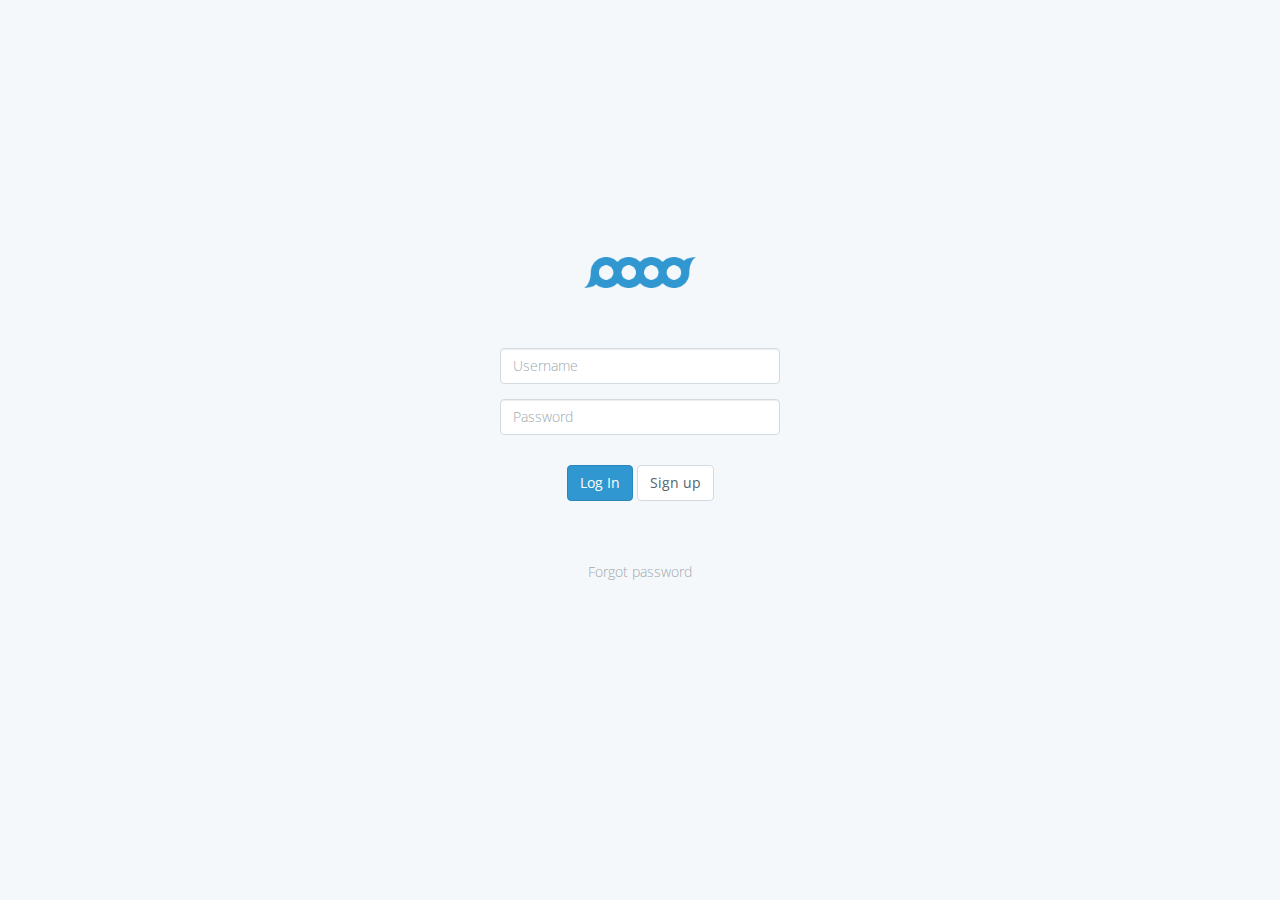
<file: docs/login/index.html>
<!DOCTYPE html>
<html lang="en">
  <head>
    <meta charset="utf-8">
    <meta http-equiv="X-UA-Compatible" content="IE=edge">
    <meta name="viewport" content="width=device-width, initial-scale=1">
    <meta name="description" content="">
    <meta name="keywords" content="">
    <meta name="author" content="">

    <title>
      
        Login &middot; 
      
    </title>

    <link href='http://fonts.googleapis.com/css?family=Open+Sans:400,300,600' rel='stylesheet' type='text/css'>
    <link href="../assets/css/toolkit.css" rel="stylesheet">
    
    <link href="../assets/css/application.css" rel="stylesheet">

    <style>
      /* note: this is a hack for ios iframe for bootstrap themes shopify page */
      /* this chunk of css is not part of the toolkit :) */
      body {
        width: 1px;
        min-width: 100%;
        *width: 100%;
      }
    </style>

  </head>


<body>
  



<div class="container-fluid container-fill-height">
  <div class="container-content-middle">
    <form role="form" class="m-x-auto text-center app-login-form">

      <a href="../index.html" class="app-brand m-b-lg">
        <img src="../assets/img/brand.png" alt="brand">
      </a>

      <div class="form-group">
        <input class="form-control" placeholder="Username">
      </div>

      <div class="form-group m-b-md">
        <input type="password" class="form-control" placeholder="Password">
      </div>

      <div class="m-b-lg">
        <button class="btn btn-primary">Log In</button>
        <button class="btn btn-default">Sign up</button>
      </div>

      <footer class="screen-login">
        <a href="#" class="text-muted">Forgot password</a>
      </footer>
    </form>
  </div>
</div>


    <script src="../assets/js/jquery.min.js"></script>
    <script src="../assets/js/chart.js"></script>
    <script src="../assets/js/toolkit.js"></script>
    <script src="../assets/js/application.js"></script>
    <script>
      // execute/clear BS loaders for docs
      $(function(){
        if (window.BS&&window.BS.loader&&window.BS.loader.length) {
          while(BS.loader.length){(BS.loader.pop())()}
        }
      })
    </script>
  </body>
</html>
</file>
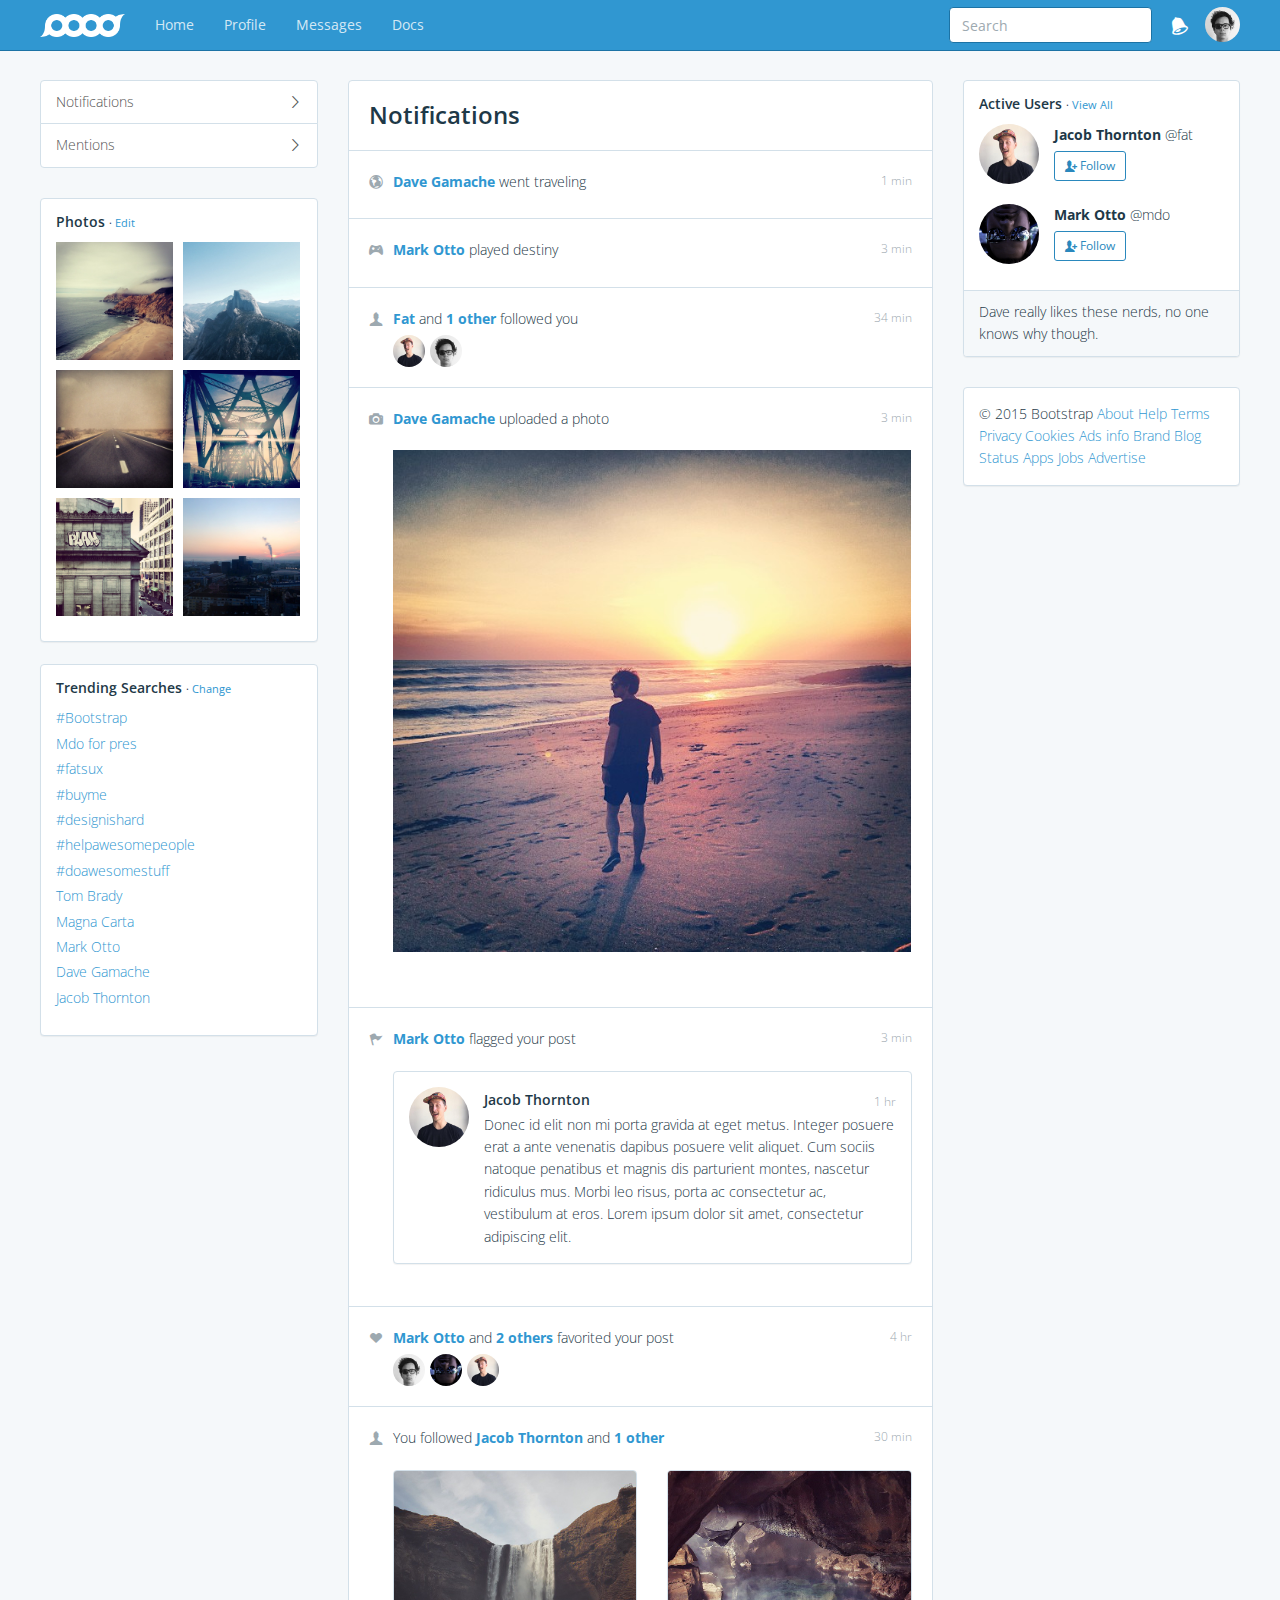
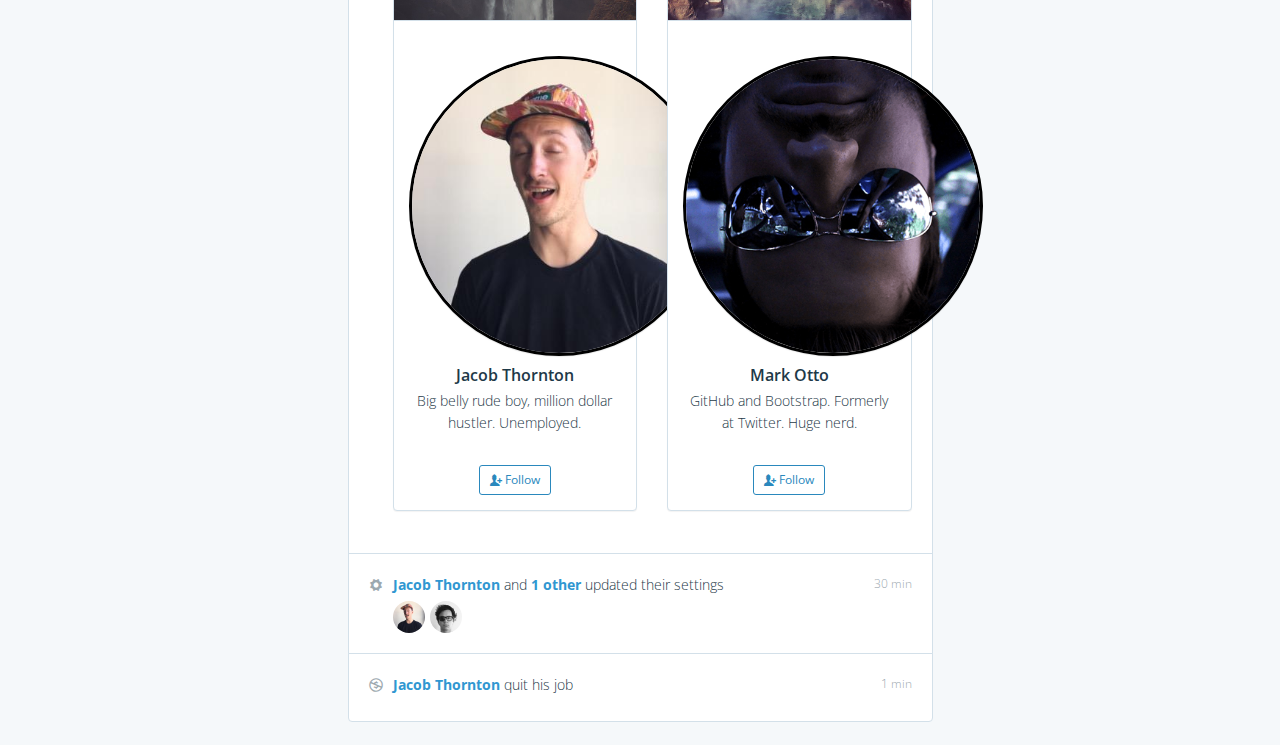
<file: docs/notifications/index.html>
<!DOCTYPE html>
<html lang="en">
  <head>
    <meta charset="utf-8">
    <meta http-equiv="X-UA-Compatible" content="IE=edge">
    <meta name="viewport" content="width=device-width, initial-scale=1">
    <meta name="description" content="">
    <meta name="keywords" content="">
    <meta name="author" content="">

    <title>
      
        Notifications &middot; 
      
    </title>

    <link href='http://fonts.googleapis.com/css?family=Open+Sans:400,300,600' rel='stylesheet' type='text/css'>
    <link href="../assets/css/toolkit.css" rel="stylesheet">
    
    <link href="../assets/css/application.css" rel="stylesheet">

    <style>
      /* note: this is a hack for ios iframe for bootstrap themes shopify page */
      /* this chunk of css is not part of the toolkit :) */
      body {
        width: 1px;
        min-width: 100%;
        *width: 100%;
      }
    </style>

  </head>


<body class="with-top-navbar">
  


<div class="growl" id="app-growl"></div>

<nav class="navbar navbar-inverse navbar-fixed-top app-navbar">
  <div class="container">
    <div class="navbar-header">
      <button type="button" class="navbar-toggle collapsed" data-toggle="collapse" data-target="#navbar-collapse-main">
        <span class="sr-only">Toggle navigation</span>
        <span class="icon-bar"></span>
        <span class="icon-bar"></span>
        <span class="icon-bar"></span>
      </button>
      <a class="navbar-brand" href="../index.html">
        <img src="../assets/img/brand-white.png" alt="brand">
      </a>
    </div>
    <div class="navbar-collapse collapse" id="navbar-collapse-main">

        <ul class="nav navbar-nav hidden-xs">
          <li>
            <a href="../index.html">Home</a>
          </li>
          <li>
            <a href="../profile/index.html">Profile</a>
          </li>
          <li>
            <a data-toggle="modal" href="#msgModal">Messages</a>
          </li>
          <li>
            <a href="../docs/index.html">Docs</a>
          </li>
        </ul>

        <ul class="nav navbar-nav navbar-right m-r-0 hidden-xs">
          <li class="active">
            <a class="app-notifications" href="../notifications/index.html">
              <span class="icon icon-bell"></span>
            </a>
          </li>
          <li>
            <button class="btn btn-default navbar-btn navbar-btn-avitar" data-toggle="popover">
              <img class="img-circle" src="../assets/img/avatar-dhg.png">
            </button>
          </li>
        </ul>

        <form class="navbar-form navbar-right app-search" role="search">
          <div class="form-group">
            <input type="text" class="form-control" data-action="grow" placeholder="Search">
          </div>
        </form>

        <ul class="nav navbar-nav hidden-sm hidden-md hidden-lg">
          <li><a href="../index.html">Home</a></li>
          <li><a href="../profile/index.html">Profile</a></li>
          <li><a href="../notifications/index.html">Notifications</a></li>
          <li><a data-toggle="modal" href="#msgModal">Messages</a></li>
          <li><a href="../docs/index.html">Docs</a></li>
          <li><a href="#" data-action="growl">Growl</a></li>
          <li><a href="../login/index.html">Logout</a></li>
        </ul>

        <ul class="nav navbar-nav hidden">
          <li><a href="#" data-action="growl">Growl</a></li>
          <li><a href="../login/index.html">Logout</a></li>
        </ul>
      </div>
  </div>
</nav>

<div class="modal fade" id="msgModal" tabindex="-1" role="dialog" aria-labelledby="msgModal" aria-hidden="true">
  <div class="modal-dialog">
    <div class="modal-content">
      <div class="modal-header">
        <button type="button" class="close" data-dismiss="modal" aria-hidden="true">&times;</button>
        <button type="button" class="btn btn-sm btn-primary pull-right app-new-msg js-newMsg">New message</button>
        <h4 class="modal-title">Messages</h4>
      </div>

      <div class="modal-body p-a-0 js-modalBody">
        <div class="modal-body-scroller">
          <div class="media-list media-list-users list-group js-msgGroup">
            <a href="#" class="list-group-item">
              <div class="media">
                <span class="media-left">
                <img class="img-circle media-object" src="../assets/img/avatar-fat.jpg">
                </span>
                <div class="media-body">
                  <strong>Jacob Thornton</strong> and <strong>1 other</strong>
                  <div class="media-body-secondary">
                    Aenean eu leo quam. Pellentesque ornare sem lacinia quam &hellip;
                  </div>
                </div>
              </div>
            </a>
            <a href="#" class="list-group-item">
              <div class="media">
                <span class="media-left">
                  <img class="img-circle media-object" src="../assets/img/avatar-mdo.png">
                </span>
                <div class="media-body">
                  <strong>Mark Otto</strong> and <strong>3 others</strong>
                  <div class="media-body-secondary">
                    Brunch sustainable placeat vegan bicycle rights yeah…
                  </div>
                </div>
              </div>
            </a>
            <a href="#" class="list-group-item">
              <div class="media">
                <span class="media-left">
                  <img class="img-circle media-object" src="../assets/img/avatar-dhg.png">
                </span>
                <div class="media-body">
                  <strong>Dave Gamache</strong>
                  <div class="media-body-secondary">
                    Brunch sustainable placeat vegan bicycle rights yeah…
                  </div>
                </div>
              </div>
            </a>
            <a href="#" class="list-group-item">
              <div class="media">
                <span class="media-left">
                  <img class="img-circle media-object" src="../assets/img/avatar-fat.jpg">
                </span>
                <div class="media-body">
                  <strong>Jacob Thornton</strong> and <strong>1 other</strong>
                  <div class="media-body-secondary">
                    Aenean eu leo quam. Pellentesque ornare sem lacinia quam &hellip;
                  </div>
                </div>
              </div>
            </a>
            <a href="#" class="list-group-item">
              <div class="media">
                <span class="media-left">
                  <img class="img-circle media-object" src="../assets/img/avatar-mdo.png">
                </span>
                <div class="media-body">
                  <strong>Mark Otto</strong> and <strong>3 others</strong>
                  <div class="media-body-secondary">
                    Brunch sustainable placeat vegan bicycle rights yeah…
                  </div>
                </div>
              </div>
            </a>
            <a href="#" class="list-group-item">
              <div class="media">
                <span class="media-left">
                  <img class="img-circle media-object" src="../assets/img/avatar-dhg.png">
                </span>
                <div class="media-body">
                  <strong>Dave Gamache</strong>
                  <div class="media-body-secondary">
                    Brunch sustainable placeat vegan bicycle rights yeah…
                  </div>
                </div>
              </div>
            </a>
            <a href="#" class="list-group-item">
              <div class="media">
                <span class="media-left">
                  <img class="img-circle media-object" src="../assets/img/avatar-fat.jpg">
                </span>
                <div class="media-body">
                  <strong>Jacob Thornton</strong> and <strong>1 other</strong>
                  <div class="media-body-secondary">
                    Aenean eu leo quam. Pellentesque ornare sem lacinia quam &hellip;
                  </div>
                </div>
              </div>
            </a>
            <a href="#" class="list-group-item">
              <div class="media">
                <span class="media-left">
                  <img class="img-circle media-object" src="../assets/img/avatar-mdo.png">
                </span>
                <div class="media-body">
                  <strong>Mark Otto</strong> and <strong>3 others</strong>
                  <div class="media-body-secondary">
                    Brunch sustainable placeat vegan bicycle rights yeah…
                  </div>
                </div>
              </div>
            </a>
            <a href="#" class="list-group-item">
              <div class="media">
                <span class="media-left">
                  <img class="img-circle media-object" src="../assets/img/avatar-dhg.png">
                </span>
                <div class="media-body">
                  <strong>Dave Gamache</strong>
                  <div class="media-body-secondary">
                    Brunch sustainable placeat vegan bicycle rights yeah…
                  </div>
                </div>
              </div>
            </a>
          </div>

          <div class="hide m-a js-conversation">
            <ul class="media-list media-list-conversation">
              <li class="media media-current-user m-b-md">
                <div class="media-body">
                  <div class="media-body-text">
                    Aenean eu leo quam. Pellentesque ornare sem lacinia quam venenatis vestibulum. Nulla vitae elit libero, a pharetra augue. Maecenas sed diam eget risus varius blandit sit amet non magna. Morbi leo risus, porta ac consectetur ac, vestibulum at eros. Sed posuere consectetur est at lobortis.
                  </div>
                  <div class="media-footer">
                    <small class="text-muted">
                      <a href="#">Dave Gamache</a> at 4:20PM
                    </small>
                  </div>
                </div>
                <a class="media-right" href="#">
                  <img class="img-circle media-object" src="../assets/img/avatar-dhg.png">
                </a>
              </li>

              <li class="media m-b-md">
                <a class="media-left" href="#">
                  <img class="img-circle media-object" src="../assets/img/avatar-fat.jpg">
                </a>
                <div class="media-body">
                  <div class="media-body-text">
                   Cras justo odio, dapibus ac facilisis in, egestas eget quam. Duis mollis, est non commodo luctus, nisi erat porttitor ligula, eget lacinia odio sem nec elit. Praesent commodo cursus magna, vel scelerisque nisl consectetur et.
                  </div>
                  <div class="media-body-text">
                   Vestibulum id ligula porta felis euismod semper. Aenean lacinia bibendum nulla sed consectetur. Cras justo odio, dapibus ac facilisis in, egestas eget quam. Morbi leo risus, porta ac consectetur ac, vestibulum at eros. Praesent commodo cursus magna, vel scelerisque nisl consectetur et. Nullam quis risus eget urna mollis ornare vel eu leo. Morbi leo risus, porta ac consectetur ac, vestibulum at eros.
                  </div>
                  <div class="media-body-text">
                   Cras mattis consectetur purus sit amet fermentum. Donec sed odio dui. Integer posuere erat a ante venenatis dapibus posuere velit aliquet. Nulla vitae elit libero, a pharetra augue. Donec id elit non mi porta gravida at eget metus.
                  </div>
                  <div class="media-footer">
                    <small class="text-muted">
                      <a href="#">Fat</a> at 4:28PM
                    </small>
                  </div>
                </div>
              </li>

              <li class="media m-b-md">
                <a class="media-left" href="#">
                  <img class="img-circle media-object" src="../assets/img/avatar-mdo.png">
                </a>
                <div class="media-body">
                  <div class="media-body-text">
                   Etiam porta sem malesuada magna mollis euismod. Donec id elit non mi porta gravida at eget metus. Praesent commodo cursus magna, vel scelerisque nisl consectetur et. Etiam porta sem malesuada magna mollis euismod. Morbi leo risus, porta ac consectetur ac, vestibulum at eros. Aenean lacinia bibendum nulla sed consectetur.
                  </div>
                  <div class="media-body-text">
                   Curabitur blandit tempus porttitor. Integer posuere erat a ante venenatis dapibus posuere velit aliquet. Duis mollis, est non commodo luctus, nisi erat porttitor ligula, eget lacinia odio sem nec elit.
                  </div>
                  <div class="media-footer">
                    <small class="text-muted">
                      <a href="#">Mark Otto</a> at 4:20PM
                    </small>
                  </div>
                </div>
              </li>

              <li class="media media-current-user m-b-md">
                <div class="media-body">
                  <div class="media-body-text">
                    Aenean eu leo quam. Pellentesque ornare sem lacinia quam venenatis vestibulum. Nulla vitae elit libero, a pharetra augue. Maecenas sed diam eget risus varius blandit sit amet non magna. Morbi leo risus, porta ac consectetur ac, vestibulum at eros. Sed posuere consectetur est at lobortis.
                  </div>
                  <div class="media-footer">
                    <small class="text-muted">
                      <a href="#">Dave Gamache</a> at 4:20PM
                    </small>
                  </div>
                </div>
                <a class="media-right" href="#">
                  <img class="img-circle media-object" src="../assets/img/avatar-dhg.png">
                </a>
              </li>

              <li class="media m-b-md">
                <a class="media-left" href="#">
                  <img class="img-circle media-object" src="../assets/img/avatar-fat.jpg">
                </a>
                <div class="media-body">
                  <div class="media-body-text">
                   Cras justo odio, dapibus ac facilisis in, egestas eget quam. Duis mollis, est non commodo luctus, nisi erat porttitor ligula, eget lacinia odio sem nec elit. Praesent commodo cursus magna, vel scelerisque nisl consectetur et.
                  </div>
                  <div class="media-body-text">
                   Vestibulum id ligula porta felis euismod semper. Aenean lacinia bibendum nulla sed consectetur. Cras justo odio, dapibus ac facilisis in, egestas eget quam. Morbi leo risus, porta ac consectetur ac, vestibulum at eros. Praesent commodo cursus magna, vel scelerisque nisl consectetur et. Nullam quis risus eget urna mollis ornare vel eu leo. Morbi leo risus, porta ac consectetur ac, vestibulum at eros.
                  </div>
                  <div class="media-body-text">
                   Cras mattis consectetur purus sit amet fermentum. Donec sed odio dui. Integer posuere erat a ante venenatis dapibus posuere velit aliquet. Nulla vitae elit libero, a pharetra augue. Donec id elit non mi porta gravida at eget metus.
                  </div>
                  <div class="media-footer">
                    <small class="text-muted">
                      <a href="#">Fat</a> at 4:28PM
                    </small>
                  </div>
                </div>
              </li>

              <li class="media m-b">
                <a class="media-left" href="#">
                  <img class="img-circle media-object" src="../assets/img/avatar-mdo.png">
                </a>
                <div class="media-body">
                  <div class="media-body-text">
                   Etiam porta sem malesuada magna mollis euismod. Donec id elit non mi porta gravida at eget metus. Praesent commodo cursus magna, vel scelerisque nisl consectetur et. Etiam porta sem malesuada magna mollis euismod. Morbi leo risus, porta ac consectetur ac, vestibulum at eros. Aenean lacinia bibendum nulla sed consectetur.
                  </div>
                  <div class="media-body-text">
                   Curabitur blandit tempus porttitor. Integer posuere erat a ante venenatis dapibus posuere velit aliquet. Duis mollis, est non commodo luctus, nisi erat porttitor ligula, eget lacinia odio sem nec elit.
                  </div>
                  <div class="media-footer">
                    <small class="text-muted">
                      <a href="#">Mark Otto</a> at 4:20PM
                    </small>
                  </div>
                </div>
              </li>
            </ul>
          </div>
        </div>
      </div>
    </div>
  </div>
</div>


<div class="container p-t-md">
  <div class="row">
    <div class="col-md-3">

      <div class="list-group m-b-md">
        <a href="#" class="list-group-item">
          <span class="icon icon-chevron-thin-right pull-right"></span>
          Notifications
        </a>
        <a href="#" class="list-group-item">
          <span class="icon icon-chevron-thin-right pull-right"></span>
          Mentions
        </a>
      </div>

       <div class="panel panel-default visible-md-block visible-lg-block">
        <div class="panel-body">
          <h5 class="m-t-0">Photos <small>· <a href="#">Edit</a></small></h5>
          <div data-grid="images" data-target-height="150">
            <div>
              <img data-width="640" data-height="640" data-action="zoom" src="../assets/img/instagram_5.jpg">
            </div>

            <div>
              <img data-width="640" data-height="640" data-action="zoom" src="../assets/img/instagram_6.jpg">
            </div>

            <div>
              <img data-width="640" data-height="640" data-action="zoom" src="../assets/img/instagram_7.jpg">
            </div>

            <div>
              <img data-width="640" data-height="640" data-action="zoom" src="../assets/img/instagram_8.jpg">
            </div>

            <div>
              <img data-width="640" data-height="640" data-action="zoom" src="../assets/img/instagram_9.jpg">
            </div>

            <div>
              <img data-width="640" data-height="640" data-action="zoom" src="../assets/img/instagram_10.jpg">
            </div>
          </div>
        </div>
      </div>

      <div class="panel panel-default visible-md-block visible-lg-block">
        <div class="panel-body">
          <h5 class="m-t-0">Trending Searches <small>· <a href="#">Change</a></small></h5>
          <ul class="list-unstyled list-spaced">
            <li><a href="#">#Bootstrap</a>
            <li><a href="#">Mdo for pres</a>
            <li><a href="#">#fatsux</a>
            <li><a href="#">#buyme</a>
            <li><a href="#">#designishard</a>
            <li><a href="#">#helpawesomepeople</a>
            <li><a href="#">#doawesomestuff</a>
            <li><a href="#">Tom Brady</a>
            <li><a href="#">Magna Carta</a>
            <li><a href="#">Mark Otto</a>
            <li><a href="#">Dave Gamache</a>
            <li><a href="#">Jacob Thornton</a>
          </ul>
        </div>
      </div>
    </div>

    <div class="col-md-6">
      <ul class="list-group media-list media-list-stream">
        <li class="list-group-item p-a">
          <h3 class="m-a-0">Notifications</h3>
        </li>

        <li class="list-group-item media p-a">
          <div class="media-left">
            <span class="icon icon-globe text-muted"></span>
          </div>

          <div class="media-body">
            <small class="pull-right text-muted">1 min</small>
            <div class="media-heading">
              <a href="#"><strong>Dave Gamache</strong></a> went traveling
            </div>

          </div>
        </li>

        <li class="list-group-item media p-a">
          <div class="media-left">
            <span class="icon icon-game-controller text-muted"></span>
          </div>

          <div class="media-body">
            <small class="pull-right text-muted">3 min</small>
            <div class="media-heading">
              <a href="#"><strong>Mark Otto</strong></a> played destiny
            </div>

          </div>
        </li>

        <li class="list-group-item media p-a">
          <div class="media-left">
            <span class="icon icon-user text-muted"></span>
          </div>

          <div class="media-body">
            <small class="pull-right text-muted">34 min</small>
            <div class="media-heading">
              <a href="#"><strong>Fat</strong></a> and <a href="#"><strong>1 other</strong></a> followed you
            </div>
            <ul class="avatar-list">
              <li class="avatar-list-item"><img class="img-circle" src="../assets/img/avatar-fat.jpg">
              <li class="avatar-list-item"><img class="img-circle" src="../assets/img/avatar-dhg.png">
            </ul>
          </div>
        </li>

        <li class="list-group-item media p-a">
          <div class="media-left">
            <span class="icon icon-camera text-muted"></span>
          </div>

          <div class="media-body">
            <small class="pull-right text-muted">3 min</small>
            <div class="media-heading">
              <a href="#"><strong>Dave Gamache</strong></a> uploaded a photo
            </div>

            <div class="media-body-inline-grid" data-grid="images">
              <img style="display: none" data-width="640" data-height="640" data-action="zoom" src="../assets/img/instagram_3.jpg">
            </div>
          </div>
        </li>

        <li class="list-group-item media p-a">
          <div class="media-left">
            <span class="icon icon-flag text-muted"></span>
          </div>

          <div class="media-body">
            <small class="pull-right text-muted">3 min</small>
            <div class="media-heading">
              <a href="#"><strong>Mark Otto</strong></a> flagged your post
            </div>

            <div class="panel panel-default m-t">
              <div class="panel-body">
                <div class="media">
                  <a class="media-left" href="#">
                    <img
                      class="media-object img-circle"
                      src="../assets/img/avatar-fat.jpg">
                  </a>
                  <div class="media-body">
                    <div class="media-body-text">
                      <div class="media-heading">
                        <small class="pull-right text-muted">1 hr</small>
                        <h5 class="m-b-0">Jacob Thornton</h5>
                      </div>
                      Donec id elit non mi porta gravida at eget metus. Integer posuere erat a ante venenatis dapibus posuere velit aliquet. Cum sociis natoque penatibus et magnis dis parturient montes, nascetur ridiculus mus. Morbi leo risus, porta ac consectetur ac, vestibulum at eros. Lorem ipsum dolor sit amet, consectetur adipiscing elit.
                    </div>
                  </div>
                </div>
              </div>
            </div>
          </div>
        </li>

        <li class="list-group-item media p-a">
          <div class="media-left">
            <span class="icon icon-heart text-muted"></span>
          </div>

          <div class="media-body">
            <small class="pull-right text-muted">4 hr</small>
            <div class="media-heading">
              <a href="#"><strong>Mark Otto</strong></a> and <a href="#"><strong>2 others</strong></a> favorited your post
            </div>
            <ul class="avatar-list">
              <li class="avatar-list-item"><img class="img-circle" src="../assets/img/avatar-dhg.png">
              <li class="avatar-list-item"><img class="img-circle" src="../assets/img/avatar-mdo.png">
              <li class="avatar-list-item"><img class="img-circle" src="../assets/img/avatar-fat.jpg">
            </ul>
          </div>
        </li>

        <li class="list-group-item media p-a">
          <div class="media-left">
            <span class="icon icon-user text-muted"></span>
          </div>

          <div class="media-body">
            <small class="pull-right text-muted">30 min</small>
            <div class="media-heading">
              You followed <a href="#"><strong>Jacob Thornton</strong></a> and <a href="#"><strong>1 other</strong></a>
            </div>

            <div class="m-t">
              <div class="row">
                <div class="col-md-6">
                  <div class="panel panel-default panel-profile">
                    <div class="panel-heading"
                         style="background-image: url(../assets/img/instagram_4.jpg);"></div>
                    <div class="panel-body text-center">
                      <img class="panel-profile-img" src="../assets/img/avatar-fat.jpg">

                      <h5 class="panel-title">Jacob Thornton</h5>
                      <p class="m-b-md">Big belly rude boy, million dollar hustler. Unemployed.</p>

                      <button class="btn btn-primary-outline btn-sm">
                        <span class="icon icon-add-user"></span> Follow
                      </button>
                    </div>
                  </div>
                </div>

                 <div class="col-md-6">
                  <div class="panel panel-default panel-profile">
                    <div class="panel-heading"
                         style="background-image: url(../assets/img/instagram_1.jpg);"></div>
                    <div class="panel-body text-center">
                      <img class="panel-profile-img" src="../assets/img/avatar-mdo.png">

                      <h5 class="panel-title">Mark Otto</h5>
                      <p class="m-b-md">GitHub and Bootstrap. Formerly at Twitter. Huge nerd.</p>

                      <button class="btn btn-primary-outline btn-sm">
                        <span class="icon icon-add-user"></span> Follow
                      </button>
                    </div>
                  </div>
                </div>
              </div>
            </div>
          </div>
        </li>

        <li class="list-group-item media p-a">
          <div class="media-left">
            <span class="icon icon-cog text-muted"></span>
          </div>

          <div class="media-body">
            <small class="pull-right text-muted">30 min</small>
            <div class="media-heading">
              <a href="#"><strong>Jacob Thornton</strong></a> and <a href="#"><strong>1 other</strong></a> updated their settings
            </div>
            <ul class="avatar-list">
              <li class="avatar-list-item"><img class="img-circle" src="../assets/img/avatar-fat.jpg">
              <li class="avatar-list-item"><img class="img-circle" src="../assets/img/avatar-dhg.png">
            </ul>
          </div>
        </li>

        <li class="list-group-item media p-a">
          <div class="media-left">
            <span class="icon icon-creative-commons-noncommercial-us text-muted"></span>
          </div>

          <div class="media-body">
            <small class="pull-right text-muted">1 min</small>
            <div class="media-heading">
              <a href="#"><strong>Jacob Thornton</strong></a> quit his job
            </div>

          </div>
        </li>
      </ul>
    </div>
    <div class="col-md-3">
      <div class="panel panel-default m-b-md hidden-xs">
        <div class="panel-body">
        <h5 class="m-t-0">Active Users <small>· <a href="#">View All</a></small></h5>
        <ul class="media-list media-list-stream">
          <li class="media m-b">
            <a class="media-left" href="#">
              <img
                class="media-object img-circle"
                src="../assets/img/avatar-fat.jpg">
            </a>
            <div class="media-body">
              <strong>Jacob Thornton</strong> @fat
              <div class="media-body-actions">
                <button class="btn btn-primary-outline btn-sm">
                  <span class="icon icon-add-user"></span> Follow</button>
              </div>
            </div>
          </li>
           <li class="media">
            <a class="media-left" href="#">
              <img
                class="media-object img-circle"
                src="../assets/img/avatar-mdo.png">
            </a>
            <div class="media-body">
              <strong>Mark Otto</strong> @mdo
              <div class="media-body-actions">
                <button class="btn btn-primary-outline btn-sm">
                  <span class="icon icon-add-user"></span> Follow</button></button>
              </div>
            </div>
          </li>
        </ul>
        </div>
        <div class="panel-footer">
          Dave really likes these nerds, no one knows why though.
        </div>
      </div>


        <div class="panel panel-default">
          <div class="panel-body">
          © 2015 Bootstrap

          <a href="#">About</a>
          <a href="#">Help</a>
          <a href="#">Terms</a>
          <a href="#">Privacy</a>
          <a href="#">Cookies</a>
          <a href="#">Ads </a>

          <a href="#">info</a>
          <a href="#">Brand</a>
          <a href="#">Blog</a>
          <a href="#">Status</a>
          <a href="#">Apps</a>
          <a href="#">Jobs</a>
          <a href="#">Advertise</a>
          </div>
      </div>
    </div>
  </div>
</div>


    <script src="../assets/js/jquery.min.js"></script>
    <script src="../assets/js/chart.js"></script>
    <script src="../assets/js/toolkit.js"></script>
    <script src="../assets/js/application.js"></script>
    <script>
      // execute/clear BS loaders for docs
      $(function(){
        if (window.BS&&window.BS.loader&&window.BS.loader.length) {
          while(BS.loader.length){(BS.loader.pop())()}
        }
      })
    </script>
  </body>
</html>
</file>
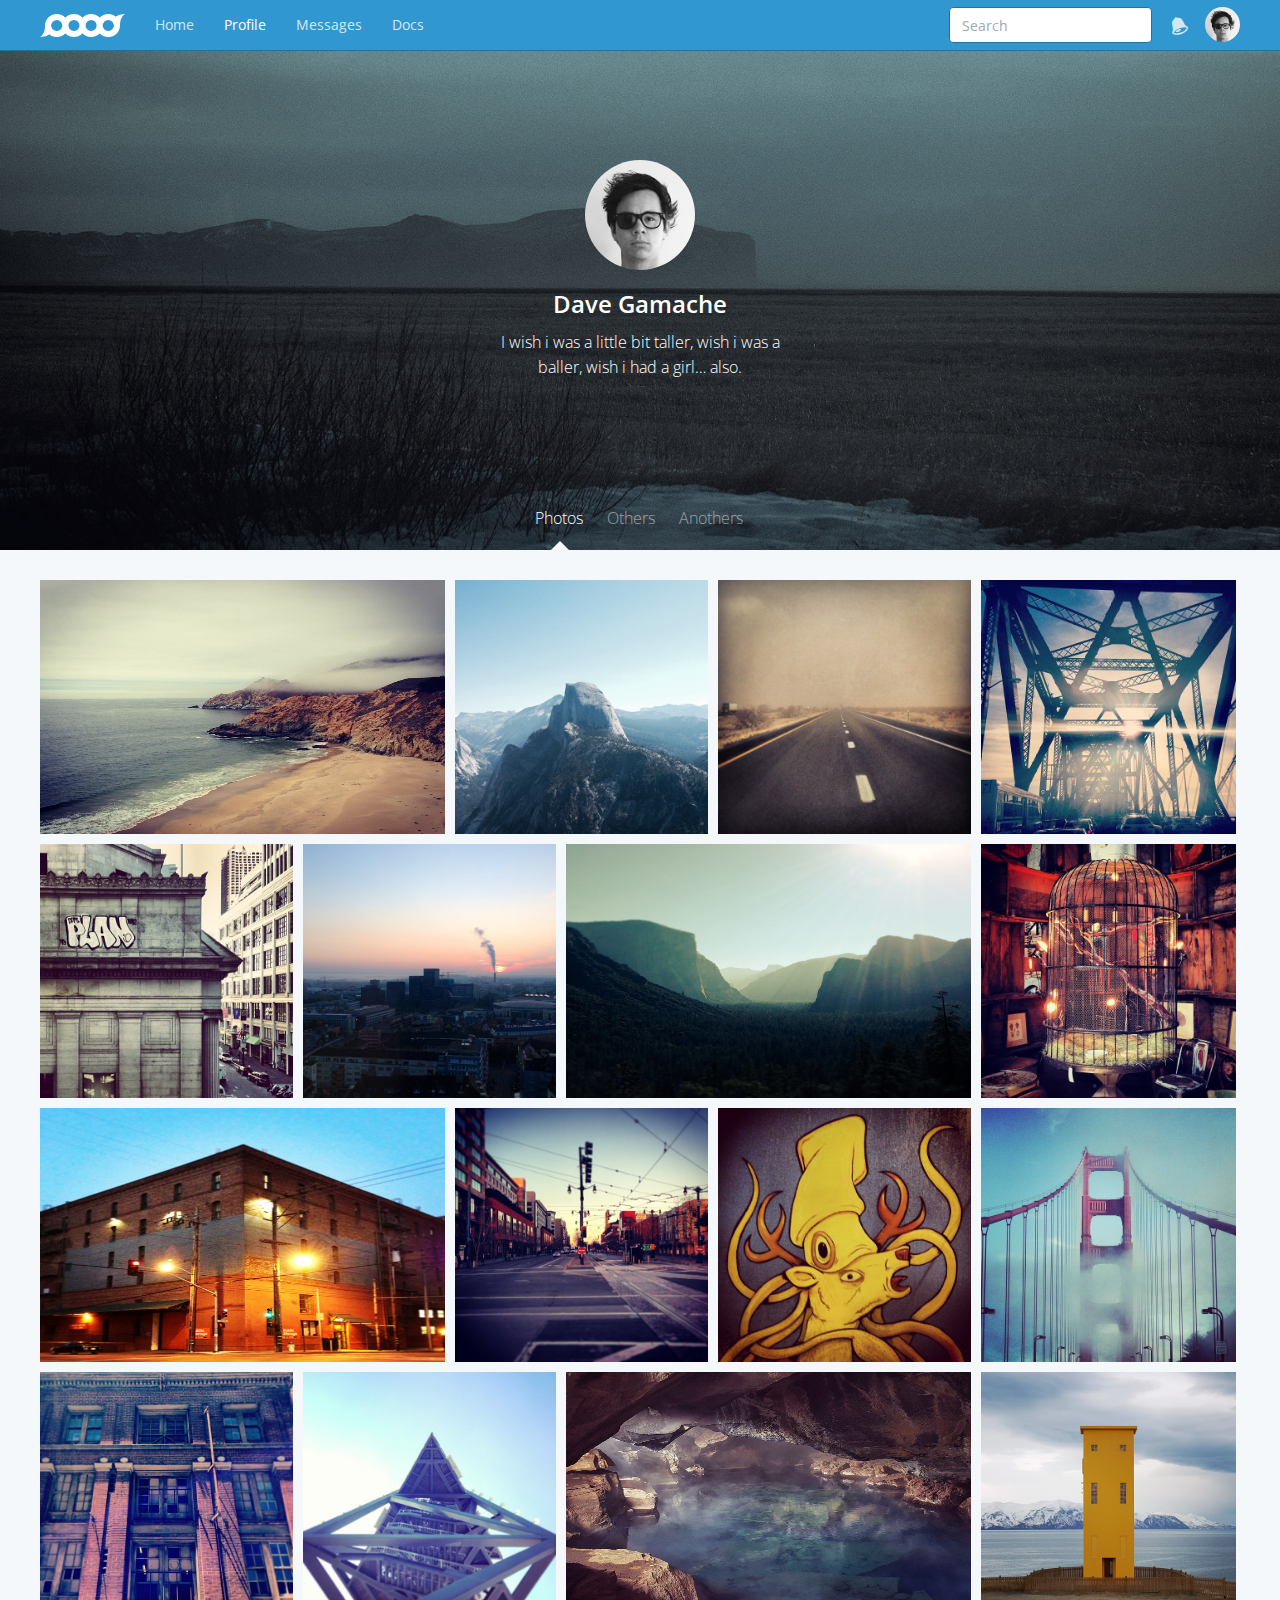
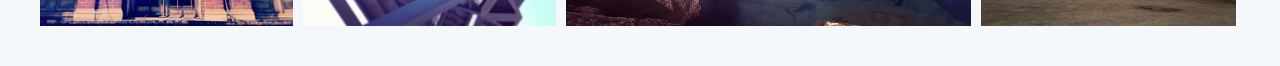
<file: docs/profile/index.html>
<!DOCTYPE html>
<html lang="en">
  <head>
    <meta charset="utf-8">
    <meta http-equiv="X-UA-Compatible" content="IE=edge">
    <meta name="viewport" content="width=device-width, initial-scale=1">
    <meta name="description" content="">
    <meta name="keywords" content="">
    <meta name="author" content="">

    <title>
      
        Profile &middot; 
      
    </title>

    <link href='http://fonts.googleapis.com/css?family=Open+Sans:400,300,600' rel='stylesheet' type='text/css'>
    <link href="../assets/css/toolkit.css" rel="stylesheet">
    
    <link href="../assets/css/application.css" rel="stylesheet">

    <style>
      /* note: this is a hack for ios iframe for bootstrap themes shopify page */
      /* this chunk of css is not part of the toolkit :) */
      body {
        width: 1px;
        min-width: 100%;
        *width: 100%;
      }
    </style>

  </head>


<body class="with-top-navbar">
  


<div class="modal fade" id="msgModal" tabindex="-1" role="dialog" aria-labelledby="msgModal" aria-hidden="true">
  <div class="modal-dialog">
    <div class="modal-content">
      <div class="modal-header">
        <button type="button" class="close" data-dismiss="modal" aria-hidden="true">&times;</button>
        <button type="button" class="btn btn-sm btn-primary pull-right app-new-msg js-newMsg">New message</button>
        <h4 class="modal-title">Messages</h4>
      </div>

      <div class="modal-body p-a-0 js-modalBody">
        <div class="modal-body-scroller">
          <div class="media-list media-list-users list-group js-msgGroup">
            <a href="#" class="list-group-item">
              <div class="media">
                <span class="media-left">
                <img class="img-circle media-object" src="../assets/img/avatar-fat.jpg">
                </span>
                <div class="media-body">
                  <strong>Jacob Thornton</strong> and <strong>1 other</strong>
                  <div class="media-body-secondary">
                    Aenean eu leo quam. Pellentesque ornare sem lacinia quam &hellip;
                  </div>
                </div>
              </div>
            </a>
            <a href="#" class="list-group-item">
              <div class="media">
                <span class="media-left">
                  <img class="img-circle media-object" src="../assets/img/avatar-mdo.png">
                </span>
                <div class="media-body">
                  <strong>Mark Otto</strong> and <strong>3 others</strong>
                  <div class="media-body-secondary">
                    Brunch sustainable placeat vegan bicycle rights yeah…
                  </div>
                </div>
              </div>
            </a>
            <a href="#" class="list-group-item">
              <div class="media">
                <span class="media-left">
                  <img class="img-circle media-object" src="../assets/img/avatar-dhg.png">
                </span>
                <div class="media-body">
                  <strong>Dave Gamache</strong>
                  <div class="media-body-secondary">
                    Brunch sustainable placeat vegan bicycle rights yeah…
                  </div>
                </div>
              </div>
            </a>
            <a href="#" class="list-group-item">
              <div class="media">
                <span class="media-left">
                  <img class="img-circle media-object" src="../assets/img/avatar-fat.jpg">
                </span>
                <div class="media-body">
                  <strong>Jacob Thornton</strong> and <strong>1 other</strong>
                  <div class="media-body-secondary">
                    Aenean eu leo quam. Pellentesque ornare sem lacinia quam &hellip;
                  </div>
                </div>
              </div>
            </a>
            <a href="#" class="list-group-item">
              <div class="media">
                <span class="media-left">
                  <img class="img-circle media-object" src="../assets/img/avatar-mdo.png">
                </span>
                <div class="media-body">
                  <strong>Mark Otto</strong> and <strong>3 others</strong>
                  <div class="media-body-secondary">
                    Brunch sustainable placeat vegan bicycle rights yeah…
                  </div>
                </div>
              </div>
            </a>
            <a href="#" class="list-group-item">
              <div class="media">
                <span class="media-left">
                  <img class="img-circle media-object" src="../assets/img/avatar-dhg.png">
                </span>
                <div class="media-body">
                  <strong>Dave Gamache</strong>
                  <div class="media-body-secondary">
                    Brunch sustainable placeat vegan bicycle rights yeah…
                  </div>
                </div>
              </div>
            </a>
            <a href="#" class="list-group-item">
              <div class="media">
                <span class="media-left">
                  <img class="img-circle media-object" src="../assets/img/avatar-fat.jpg">
                </span>
                <div class="media-body">
                  <strong>Jacob Thornton</strong> and <strong>1 other</strong>
                  <div class="media-body-secondary">
                    Aenean eu leo quam. Pellentesque ornare sem lacinia quam &hellip;
                  </div>
                </div>
              </div>
            </a>
            <a href="#" class="list-group-item">
              <div class="media">
                <span class="media-left">
                  <img class="img-circle media-object" src="../assets/img/avatar-mdo.png">
                </span>
                <div class="media-body">
                  <strong>Mark Otto</strong> and <strong>3 others</strong>
                  <div class="media-body-secondary">
                    Brunch sustainable placeat vegan bicycle rights yeah…
                  </div>
                </div>
              </div>
            </a>
            <a href="#" class="list-group-item">
              <div class="media">
                <span class="media-left">
                  <img class="img-circle media-object" src="../assets/img/avatar-dhg.png">
                </span>
                <div class="media-body">
                  <strong>Dave Gamache</strong>
                  <div class="media-body-secondary">
                    Brunch sustainable placeat vegan bicycle rights yeah…
                  </div>
                </div>
              </div>
            </a>
          </div>

          <div class="hide m-a js-conversation">
            <ul class="media-list media-list-conversation">
              <li class="media media-current-user m-b-md">
                <div class="media-body">
                  <div class="media-body-text">
                    Aenean eu leo quam. Pellentesque ornare sem lacinia quam venenatis vestibulum. Nulla vitae elit libero, a pharetra augue. Maecenas sed diam eget risus varius blandit sit amet non magna. Morbi leo risus, porta ac consectetur ac, vestibulum at eros. Sed posuere consectetur est at lobortis.
                  </div>
                  <div class="media-footer">
                    <small class="text-muted">
                      <a href="#">Dave Gamache</a> at 4:20PM
                    </small>
                  </div>
                </div>
                <a class="media-right" href="#">
                  <img class="img-circle media-object" src="../assets/img/avatar-dhg.png">
                </a>
              </li>

              <li class="media m-b-md">
                <a class="media-left" href="#">
                  <img class="img-circle media-object" src="../assets/img/avatar-fat.jpg">
                </a>
                <div class="media-body">
                  <div class="media-body-text">
                   Cras justo odio, dapibus ac facilisis in, egestas eget quam. Duis mollis, est non commodo luctus, nisi erat porttitor ligula, eget lacinia odio sem nec elit. Praesent commodo cursus magna, vel scelerisque nisl consectetur et.
                  </div>
                  <div class="media-body-text">
                   Vestibulum id ligula porta felis euismod semper. Aenean lacinia bibendum nulla sed consectetur. Cras justo odio, dapibus ac facilisis in, egestas eget quam. Morbi leo risus, porta ac consectetur ac, vestibulum at eros. Praesent commodo cursus magna, vel scelerisque nisl consectetur et. Nullam quis risus eget urna mollis ornare vel eu leo. Morbi leo risus, porta ac consectetur ac, vestibulum at eros.
                  </div>
                  <div class="media-body-text">
                   Cras mattis consectetur purus sit amet fermentum. Donec sed odio dui. Integer posuere erat a ante venenatis dapibus posuere velit aliquet. Nulla vitae elit libero, a pharetra augue. Donec id elit non mi porta gravida at eget metus.
                  </div>
                  <div class="media-footer">
                    <small class="text-muted">
                      <a href="#">Fat</a> at 4:28PM
                    </small>
                  </div>
                </div>
              </li>

              <li class="media m-b-md">
                <a class="media-left" href="#">
                  <img class="img-circle media-object" src="../assets/img/avatar-mdo.png">
                </a>
                <div class="media-body">
                  <div class="media-body-text">
                   Etiam porta sem malesuada magna mollis euismod. Donec id elit non mi porta gravida at eget metus. Praesent commodo cursus magna, vel scelerisque nisl consectetur et. Etiam porta sem malesuada magna mollis euismod. Morbi leo risus, porta ac consectetur ac, vestibulum at eros. Aenean lacinia bibendum nulla sed consectetur.
                  </div>
                  <div class="media-body-text">
                   Curabitur blandit tempus porttitor. Integer posuere erat a ante venenatis dapibus posuere velit aliquet. Duis mollis, est non commodo luctus, nisi erat porttitor ligula, eget lacinia odio sem nec elit.
                  </div>
                  <div class="media-footer">
                    <small class="text-muted">
                      <a href="#">Mark Otto</a> at 4:20PM
                    </small>
                  </div>
                </div>
              </li>

              <li class="media media-current-user m-b-md">
                <div class="media-body">
                  <div class="media-body-text">
                    Aenean eu leo quam. Pellentesque ornare sem lacinia quam venenatis vestibulum. Nulla vitae elit libero, a pharetra augue. Maecenas sed diam eget risus varius blandit sit amet non magna. Morbi leo risus, porta ac consectetur ac, vestibulum at eros. Sed posuere consectetur est at lobortis.
                  </div>
                  <div class="media-footer">
                    <small class="text-muted">
                      <a href="#">Dave Gamache</a> at 4:20PM
                    </small>
                  </div>
                </div>
                <a class="media-right" href="#">
                  <img class="img-circle media-object" src="../assets/img/avatar-dhg.png">
                </a>
              </li>

              <li class="media m-b-md">
                <a class="media-left" href="#">
                  <img class="img-circle media-object" src="../assets/img/avatar-fat.jpg">
                </a>
                <div class="media-body">
                  <div class="media-body-text">
                   Cras justo odio, dapibus ac facilisis in, egestas eget quam. Duis mollis, est non commodo luctus, nisi erat porttitor ligula, eget lacinia odio sem nec elit. Praesent commodo cursus magna, vel scelerisque nisl consectetur et.
                  </div>
                  <div class="media-body-text">
                   Vestibulum id ligula porta felis euismod semper. Aenean lacinia bibendum nulla sed consectetur. Cras justo odio, dapibus ac facilisis in, egestas eget quam. Morbi leo risus, porta ac consectetur ac, vestibulum at eros. Praesent commodo cursus magna, vel scelerisque nisl consectetur et. Nullam quis risus eget urna mollis ornare vel eu leo. Morbi leo risus, porta ac consectetur ac, vestibulum at eros.
                  </div>
                  <div class="media-body-text">
                   Cras mattis consectetur purus sit amet fermentum. Donec sed odio dui. Integer posuere erat a ante venenatis dapibus posuere velit aliquet. Nulla vitae elit libero, a pharetra augue. Donec id elit non mi porta gravida at eget metus.
                  </div>
                  <div class="media-footer">
                    <small class="text-muted">
                      <a href="#">Fat</a> at 4:28PM
                    </small>
                  </div>
                </div>
              </li>

              <li class="media m-b">
                <a class="media-left" href="#">
                  <img class="img-circle media-object" src="../assets/img/avatar-mdo.png">
                </a>
                <div class="media-body">
                  <div class="media-body-text">
                   Etiam porta sem malesuada magna mollis euismod. Donec id elit non mi porta gravida at eget metus. Praesent commodo cursus magna, vel scelerisque nisl consectetur et. Etiam porta sem malesuada magna mollis euismod. Morbi leo risus, porta ac consectetur ac, vestibulum at eros. Aenean lacinia bibendum nulla sed consectetur.
                  </div>
                  <div class="media-body-text">
                   Curabitur blandit tempus porttitor. Integer posuere erat a ante venenatis dapibus posuere velit aliquet. Duis mollis, est non commodo luctus, nisi erat porttitor ligula, eget lacinia odio sem nec elit.
                  </div>
                  <div class="media-footer">
                    <small class="text-muted">
                      <a href="#">Mark Otto</a> at 4:20PM
                    </small>
                  </div>
                </div>
              </li>
            </ul>
          </div>
        </div>
      </div>
    </div>
  </div>
</div>

<div class="growl" id="app-growl"></div>

<nav class="navbar navbar-inverse navbar-fixed-top app-navbar">
  <div class="container">
    <div class="navbar-header">
      <button type="button" class="navbar-toggle collapsed" data-toggle="collapse" data-target="#navbar-collapse-main">
        <span class="sr-only">Toggle navigation</span>
        <span class="icon-bar"></span>
        <span class="icon-bar"></span>
        <span class="icon-bar"></span>
      </button>
      <a class="navbar-brand" href="../index.html">
        <img src="../assets/img/brand-white.png" alt="brand">
      </a>
    </div>
    <div class="navbar-collapse collapse" id="navbar-collapse-main">

        <ul class="nav navbar-nav hidden-xs">
          <li>
            <a href="../index.html">Home</a>
          </li>
          <li class="active">
            <a href="../profile/index.html">Profile</a>
          </li>
          <li>
            <a data-toggle="modal" href="#msgModal">Messages</a>
          </li>
          <li>
            <a href="../docs/index.html">Docs</a>
          </li>
        </ul>

        <ul class="nav navbar-nav navbar-right m-r-0 hidden-xs">
          <li >
            <a class="app-notifications" href="../notifications/index.html">
              <span class="icon icon-bell"></span>
            </a>
          </li>
          <li>
            <button class="btn btn-default navbar-btn navbar-btn-avitar" data-toggle="popover">
              <img class="img-circle" src="../assets/img/avatar-dhg.png">
            </button>
          </li>
        </ul>

        <form class="navbar-form navbar-right app-search" role="search">
          <div class="form-group">
            <input type="text" class="form-control" data-action="grow" placeholder="Search">
          </div>
        </form>

        <ul class="nav navbar-nav hidden-sm hidden-md hidden-lg">
          <li><a href="../index.html">Home</a></li>
          <li><a href="../profile/index.html">Profile</a></li>
          <li><a href="../notifications/index.html">Notifications</a></li>
          <li><a data-toggle="modal" href="#msgModal">Messages</a></li>
          <li><a href="../docs/index.html">Docs</a></li>
          <li><a href="#" data-action="growl">Growl</a></li>
          <li><a href="../login/index.html">Logout</a></li>
        </ul>

        <ul class="nav navbar-nav hidden">
          <li><a href="#" data-action="growl">Growl</a></li>
          <li><a href="../login/index.html">Logout</a></li>
        </ul>
      </div>
  </div>
</nav>


<div class="profile-header text-center"
     style="background-image: url(../assets/img/iceland.jpg);">
  <div class="container">
    <div class="container-inner">
      <img class="img-circle media-object" src="../assets/img/avatar-dhg.png">
      <h3 class="profile-header-user">Dave Gamache</h3>
      <p class="profile-header-bio">
        I wish i was a little bit taller, wish i was a baller, wish i had a girl… also.
      </p>
    </div>
  </div>

  <nav class="profile-header-nav">
    <ul class="nav nav-tabs">
      <li class="active">
        <a href="#">Photos</a>
      </li>
      <li>
        <a href="#">Others</a>
      </li>
      <li>
        <a href="#">Anothers</a>
      </li>
    </ul>
  </nav>
</div>

<div class="container m-y-md" data-grid="images">
  <div>
    <img data-width="640" data-height="400" data-action="zoom" src="../assets/img/instagram_5.jpg">
  </div>

  <div>
    <img data-width="640" data-height="640" data-action="zoom" src="../assets/img/instagram_6.jpg">
  </div>

  <div>
    <img data-width="640" data-height="640" data-action="zoom" src="../assets/img/instagram_7.jpg">
  </div>

  <div>
    <img data-width="640" data-height="640" data-action="zoom" src="../assets/img/instagram_8.jpg">
  </div>

  <div>
    <img data-width="640" data-height="640" data-action="zoom" src="../assets/img/instagram_9.jpg">
  </div>

  <div>
    <img data-width="640" data-height="640" data-action="zoom" src="../assets/img/instagram_10.jpg">
  </div>

  <div>
    <img data-width="640" data-height="400" data-action="zoom" src="../assets/img/instagram_11.jpg">
  </div>

  <div>
    <img data-width="640" data-height="640" data-action="zoom" src="../assets/img/instagram_12.jpg">
  </div>

  <div>
    <img data-width="640" data-height="400" data-action="zoom" src="../assets/img/instagram_13.jpg">
  </div>

  <div>
    <img data-width="640" data-height="640" data-action="zoom" src="../assets/img/instagram_14.jpg">
  </div>

  <div>
    <img data-width="640" data-height="640" data-action="zoom" src="../assets/img/instagram_15.jpg">
  </div>

  <div>
    <img data-width="640" data-height="640" data-action="zoom" src="../assets/img/instagram_16.jpg">
  </div>

  <div>
    <img data-width="640" data-height="640" data-action="zoom" src="../assets/img/instagram_17.jpg">
  </div>

  <div>
    <img data-width="640" data-height="640" data-action="zoom" src="../assets/img/instagram_18.jpg">
  </div>

  <div>
    <img data-width="640" data-height="400" data-action="zoom" src="../assets/img/instagram_1.jpg">
  </div>

  <div>
    <img data-width="640" data-height="640" data-action="zoom" src="../assets/img/instagram_2.jpg">
  </div>
</div>


    <script src="../assets/js/jquery.min.js"></script>
    <script src="../assets/js/chart.js"></script>
    <script src="../assets/js/toolkit.js"></script>
    <script src="../assets/js/application.js"></script>
    <script>
      // execute/clear BS loaders for docs
      $(function(){
        if (window.BS&&window.BS.loader&&window.BS.loader.length) {
          while(BS.loader.length){(BS.loader.pop())()}
        }
      })
    </script>
  </body>
</html>
</file>
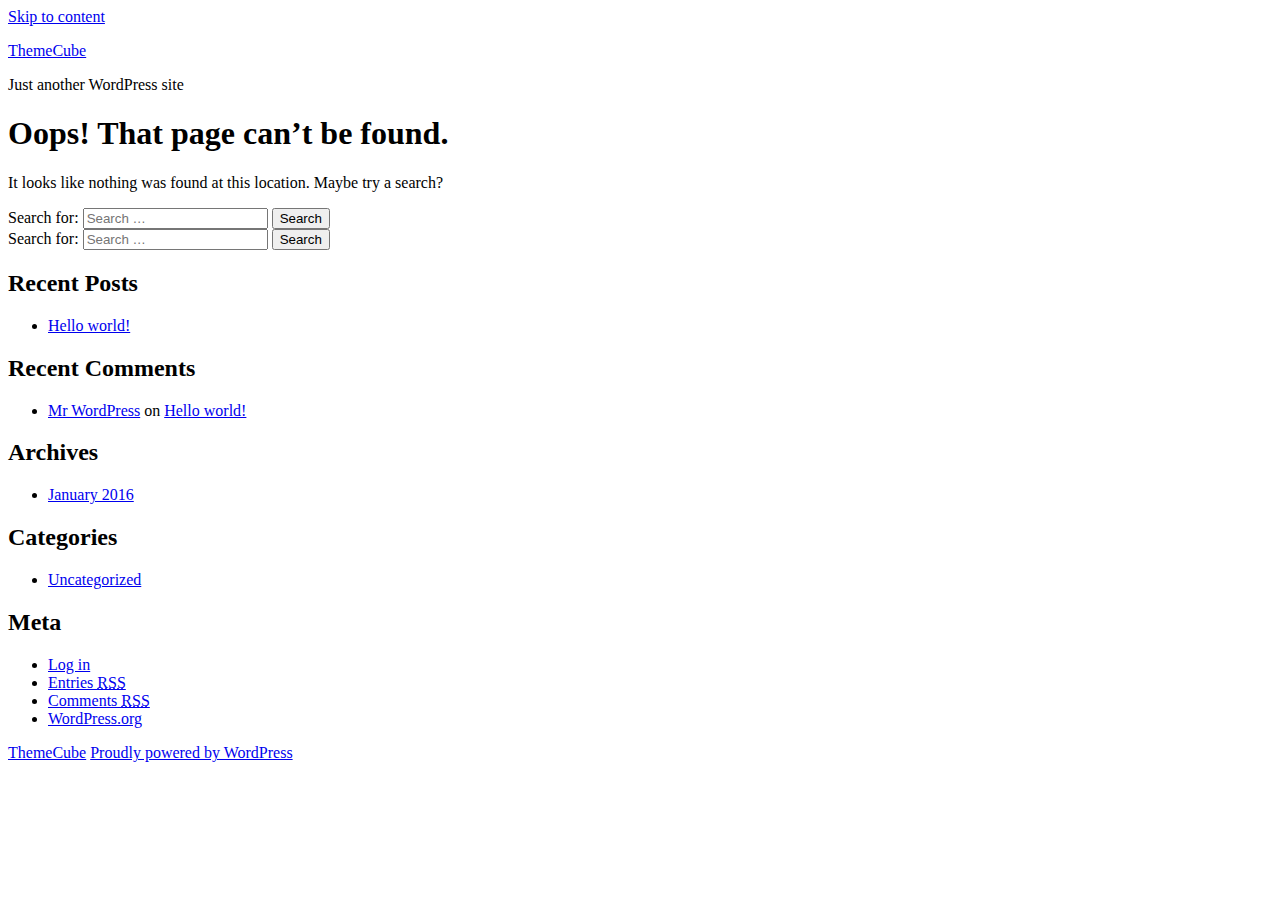
<file: css/AjaxLoader.html>
<!DOCTYPE html>
<html lang="en-US" class="no-js">
<head>
	<meta charset="UTF-8">
	<meta name="viewport" content="width=device-width, initial-scale=1">
	<link rel="profile" href="http://gmpg.org/xfn/11">
		<script>(function(html){html.className = html.className.replace(/\bno-js\b/,'js')})(document.documentElement);</script>
<title>Page not found &#8211; ThemeCube</title>
<link rel="alternate" type="application/rss+xml" title="ThemeCube &raquo; Feed" href="http://wpthemecube.com/feed/" />
<link rel="alternate" type="application/rss+xml" title="ThemeCube &raquo; Comments Feed" href="http://wpthemecube.com/comments/feed/" />
		<script type="text/javascript">
			window._wpemojiSettings = {"baseUrl":"https:\/\/s.w.org\/images\/core\/emoji\/72x72\/","ext":".png","source":{"concatemoji":"http:\/\/wpthemecube.com\/wp-includes\/js\/wp-emoji-release.min.js?ver=4.4.10"}};
			!function(a,b,c){function d(a){var c,d,e,f=b.createElement("canvas"),g=f.getContext&&f.getContext("2d"),h=String.fromCharCode;return g&&g.fillText?(g.textBaseline="top",g.font="600 32px Arial","flag"===a?(g.fillText(h(55356,56806,55356,56826),0,0),f.toDataURL().length>3e3):"diversity"===a?(g.fillText(h(55356,57221),0,0),c=g.getImageData(16,16,1,1).data,g.fillText(h(55356,57221,55356,57343),0,0),c=g.getImageData(16,16,1,1).data,e=c[0]+","+c[1]+","+c[2]+","+c[3],d!==e):("simple"===a?g.fillText(h(55357,56835),0,0):g.fillText(h(55356,57135),0,0),0!==g.getImageData(16,16,1,1).data[0])):!1}function e(a){var c=b.createElement("script");c.src=a,c.type="text/javascript",b.getElementsByTagName("head")[0].appendChild(c)}var f,g;c.supports={simple:d("simple"),flag:d("flag"),unicode8:d("unicode8"),diversity:d("diversity")},c.DOMReady=!1,c.readyCallback=function(){c.DOMReady=!0},c.supports.simple&&c.supports.flag&&c.supports.unicode8&&c.supports.diversity||(g=function(){c.readyCallback()},b.addEventListener?(b.addEventListener("DOMContentLoaded",g,!1),a.addEventListener("load",g,!1)):(a.attachEvent("onload",g),b.attachEvent("onreadystatechange",function(){"complete"===b.readyState&&c.readyCallback()})),f=c.source||{},f.concatemoji?e(f.concatemoji):f.wpemoji&&f.twemoji&&(e(f.twemoji),e(f.wpemoji)))}(window,document,window._wpemojiSettings);
		</script>
		<style type="text/css">
img.wp-smiley,
img.emoji {
	display: inline !important;
	border: none !important;
	box-shadow: none !important;
	height: 1em !important;
	width: 1em !important;
	margin: 0 .07em !important;
	vertical-align: -0.1em !important;
	background: none !important;
	padding: 0 !important;
}
</style>
<link rel='stylesheet' id='pc_google_analytics-frontend-css'  href='http://wpthemecube.com/wp-content/plugins/pc-google-analytics/assets/css/frontend.css?ver=1.0.0' type='text/css' media='all' />
<link rel='stylesheet' id='twentysixteen-fonts-css'  href='https://fonts.googleapis.com/css?family=Merriweather%3A400%2C700%2C900%2C400italic%2C700italic%2C900italic%7CMontserrat%3A400%2C700%7CInconsolata%3A400&#038;subset=latin%2Clatin-ext' type='text/css' media='all' />
<link rel='stylesheet' id='genericons-css'  href='http://wpthemecube.com/wp-content/themes/twentysixteen/genericons/genericons.css?ver=3.4.1' type='text/css' media='all' />
<link rel='stylesheet' id='twentysixteen-style-css'  href='http://wpthemecube.com/wp-content/themes/twentysixteen/style.css?ver=4.4.10' type='text/css' media='all' />
<!--[if lt IE 10]>
<link rel='stylesheet' id='twentysixteen-ie-css'  href='http://wpthemecube.com/wp-content/themes/twentysixteen/css/ie.css?ver=20150930' type='text/css' media='all' />
<![endif]-->
<!--[if lt IE 9]>
<link rel='stylesheet' id='twentysixteen-ie8-css'  href='http://wpthemecube.com/wp-content/themes/twentysixteen/css/ie8.css?ver=20151230' type='text/css' media='all' />
<![endif]-->
<!--[if lt IE 8]>
<link rel='stylesheet' id='twentysixteen-ie7-css'  href='http://wpthemecube.com/wp-content/themes/twentysixteen/css/ie7.css?ver=20150930' type='text/css' media='all' />
<![endif]-->
<script type='text/javascript' src='http://wpthemecube.com/wp-includes/js/jquery/jquery.js?ver=1.11.3'></script>
<script type='text/javascript' src='http://wpthemecube.com/wp-includes/js/jquery/jquery-migrate.min.js?ver=1.2.1'></script>
<script type='text/javascript' src='http://wpthemecube.com/wp-content/plugins/pc-google-analytics/assets/js/frontend.min.js?ver=1.0.0'></script>
<!--[if lt IE 9]>
<script type='text/javascript' src='http://wpthemecube.com/wp-content/themes/twentysixteen/js/html5.js?ver=3.7.3'></script>
<![endif]-->
<link rel='https://api.w.org/' href='http://wpthemecube.com/wp-json/' />
<link rel="EditURI" type="application/rsd+xml" title="RSD" href="http://wpthemecube.com/xmlrpc.php?rsd" />
<link rel="wlwmanifest" type="application/wlwmanifest+xml" href="http://wpthemecube.com/wp-includes/wlwmanifest.xml" /> 
<meta name="generator" content="WordPress 4.4.10" />
	<script>
		(function(i,s,o,g,r,a,m){i['GoogleAnalyticsObject']=r;i[r]=i[r]||function(){
		(i[r].q=i[r].q||[]).push(arguments)},i[r].l=1*new Date();a=s.createElement(o),
		m=s.getElementsByTagName(o)[0];a.async=1;a.src=g;m.parentNode.insertBefore(a,m)
		})(window,document,'script','//www.google-analytics.com/analytics.js','ga');
		
		ga('create', 'UA-3788027-12', 'auto');
		ga('send', 'pageview');
		
		</script>
		<style type="text/css">.recentcomments a{display:inline !important;padding:0 !important;margin:0 !important;}</style>
		</head>

<body class="error404 hfeed">
<div id="page" class="site">
	<div class="site-inner">
		<a class="skip-link screen-reader-text" href="#content">Skip to content</a>

		<header id="masthead" class="site-header" role="banner">
			<div class="site-header-main">
				<div class="site-branding">
											<p class="site-title"><a href="http://wpthemecube.com/" rel="home">ThemeCube</a></p>
											<p class="site-description">Just another WordPress site</p>
									</div><!-- .site-branding -->

							</div><!-- .site-header-main -->

					</header><!-- .site-header -->

		<div id="content" class="site-content">

	<div id="primary" class="content-area">
		<main id="main" class="site-main" role="main">

			<section class="error-404 not-found">
				<header class="page-header">
					<h1 class="page-title">Oops! That page can&rsquo;t be found.</h1>
				</header><!-- .page-header -->

				<div class="page-content">
					<p>It looks like nothing was found at this location. Maybe try a search?</p>

					
<form role="search" method="get" class="search-form" action="http://wpthemecube.com/">
	<label>
		<span class="screen-reader-text">Search for:</span>
		<input type="search" class="search-field" placeholder="Search &hellip;" value="" name="s" title="Search for:" />
	</label>
	<button type="submit" class="search-submit"><span class="screen-reader-text">Search</span></button>
</form>
				</div><!-- .page-content -->
			</section><!-- .error-404 -->

		</main><!-- .site-main -->

		
	</div><!-- .content-area -->


	<aside id="secondary" class="sidebar widget-area" role="complementary">
		<section id="search-2" class="widget widget_search">
<form role="search" method="get" class="search-form" action="http://wpthemecube.com/">
	<label>
		<span class="screen-reader-text">Search for:</span>
		<input type="search" class="search-field" placeholder="Search &hellip;" value="" name="s" title="Search for:" />
	</label>
	<button type="submit" class="search-submit"><span class="screen-reader-text">Search</span></button>
</form>
</section>		<section id="recent-posts-2" class="widget widget_recent_entries">		<h2 class="widget-title">Recent Posts</h2>		<ul>
					<li>
				<a href="http://wpthemecube.com/2016/01/22/hello-world/">Hello world!</a>
						</li>
				</ul>
		</section>		<section id="recent-comments-2" class="widget widget_recent_comments"><h2 class="widget-title">Recent Comments</h2><ul id="recentcomments"><li class="recentcomments"><span class="comment-author-link"><a href='https://wordpress.org/' rel='external nofollow' class='url'>Mr WordPress</a></span> on <a href="http://wpthemecube.com/2016/01/22/hello-world/#comment-1">Hello world!</a></li></ul></section><section id="archives-2" class="widget widget_archive"><h2 class="widget-title">Archives</h2>		<ul>
			<li><a href='http://wpthemecube.com/2016/01/'>January 2016</a></li>
		</ul>
		</section><section id="categories-2" class="widget widget_categories"><h2 class="widget-title">Categories</h2>		<ul>
	<li class="cat-item cat-item-1"><a href="http://wpthemecube.com/category/uncategorized/" >Uncategorized</a>
</li>
		</ul>
</section><section id="meta-2" class="widget widget_meta"><h2 class="widget-title">Meta</h2>			<ul>
						<li><a href="http://wpthemecube.com/wp-login.php">Log in</a></li>
			<li><a href="http://wpthemecube.com/feed/">Entries <abbr title="Really Simple Syndication">RSS</abbr></a></li>
			<li><a href="http://wpthemecube.com/comments/feed/">Comments <abbr title="Really Simple Syndication">RSS</abbr></a></li>
			<li><a href="https://wordpress.org/" title="Powered by WordPress, state-of-the-art semantic personal publishing platform.">WordPress.org</a></li>			</ul>
			</section>	</aside><!-- .sidebar .widget-area -->

		</div><!-- .site-content -->

		<footer id="colophon" class="site-footer" role="contentinfo">
			
			
			<div class="site-info">
								<span class="site-title"><a href="http://wpthemecube.com/" rel="home">ThemeCube</a></span>
				<a href="https://wordpress.org/">Proudly powered by WordPress</a>
			</div><!-- .site-info -->
		</footer><!-- .site-footer -->
	</div><!-- .site-inner -->
</div><!-- .site -->

<script type='text/javascript' src='http://wpthemecube.com/wp-content/themes/twentysixteen/js/skip-link-focus-fix.js?ver=20151112'></script>
<script type='text/javascript'>
/* <![CDATA[ */
var screenReaderText = {"expand":"expand child menu","collapse":"collapse child menu"};
/* ]]> */
</script>
<script type='text/javascript' src='http://wpthemecube.com/wp-content/themes/twentysixteen/js/functions.js?ver=20151204'></script>
<script type='text/javascript' src='http://wpthemecube.com/wp-includes/js/wp-embed.min.js?ver=4.4.10'></script>
</body>
</html>
</file>
<file: docs/assets/css/application.css>
/*
 * Application level styles
 * (things that dont make sense in a toolkit :)
 * copyright @colossal 2015
 */

/* docs overrides */
.highlight {
  background-color: #fff;
  border-color: #d3e0e9;
}


/* general overrides */
.list-group-item .glyphicon {
  line-height: 1.4;
}
.modal-header .close {
  margin-top: 4px;
}


/* navbar */
.app-navbar {
  font-weight: 400;
  -webkit-font-smoothing: antialiased;
}
.app-navbar .form-control {
  box-shadow: none;
}
.app-navbar .navbar-brand img {
  width: 85px;
}
.app-navbar .navbar-collapse {
  max-height: inherit;
}
.app-navbar .navbar-collapse:after {
  height: 100vh;
}
.app-navbar .form-control {
  border-color: #1C73A5;
}
.app-notifications {
  margin-left: -12px;
  padding-bottom: 10px !important;
}
.app-notifications .icon:before {
  font-size: 20px;
}
@media (min-width: 768px) {
  .app-navbar .navbar-collapse:after {
    height: auto;
  }
}
@media (max-width: 768px) {
  .app-search {
    margin-top: -1px;
  }
}


/* misc */
.app-login-form {
  max-width: 280px;
  margin-top: -60px;
}
.app-new-msg {
  margin-right: 10px;
}
.app-brand {
  width: 40%;
  display: inline-block;
}
.app-brand img {
  width: 100%;
}
</file>
